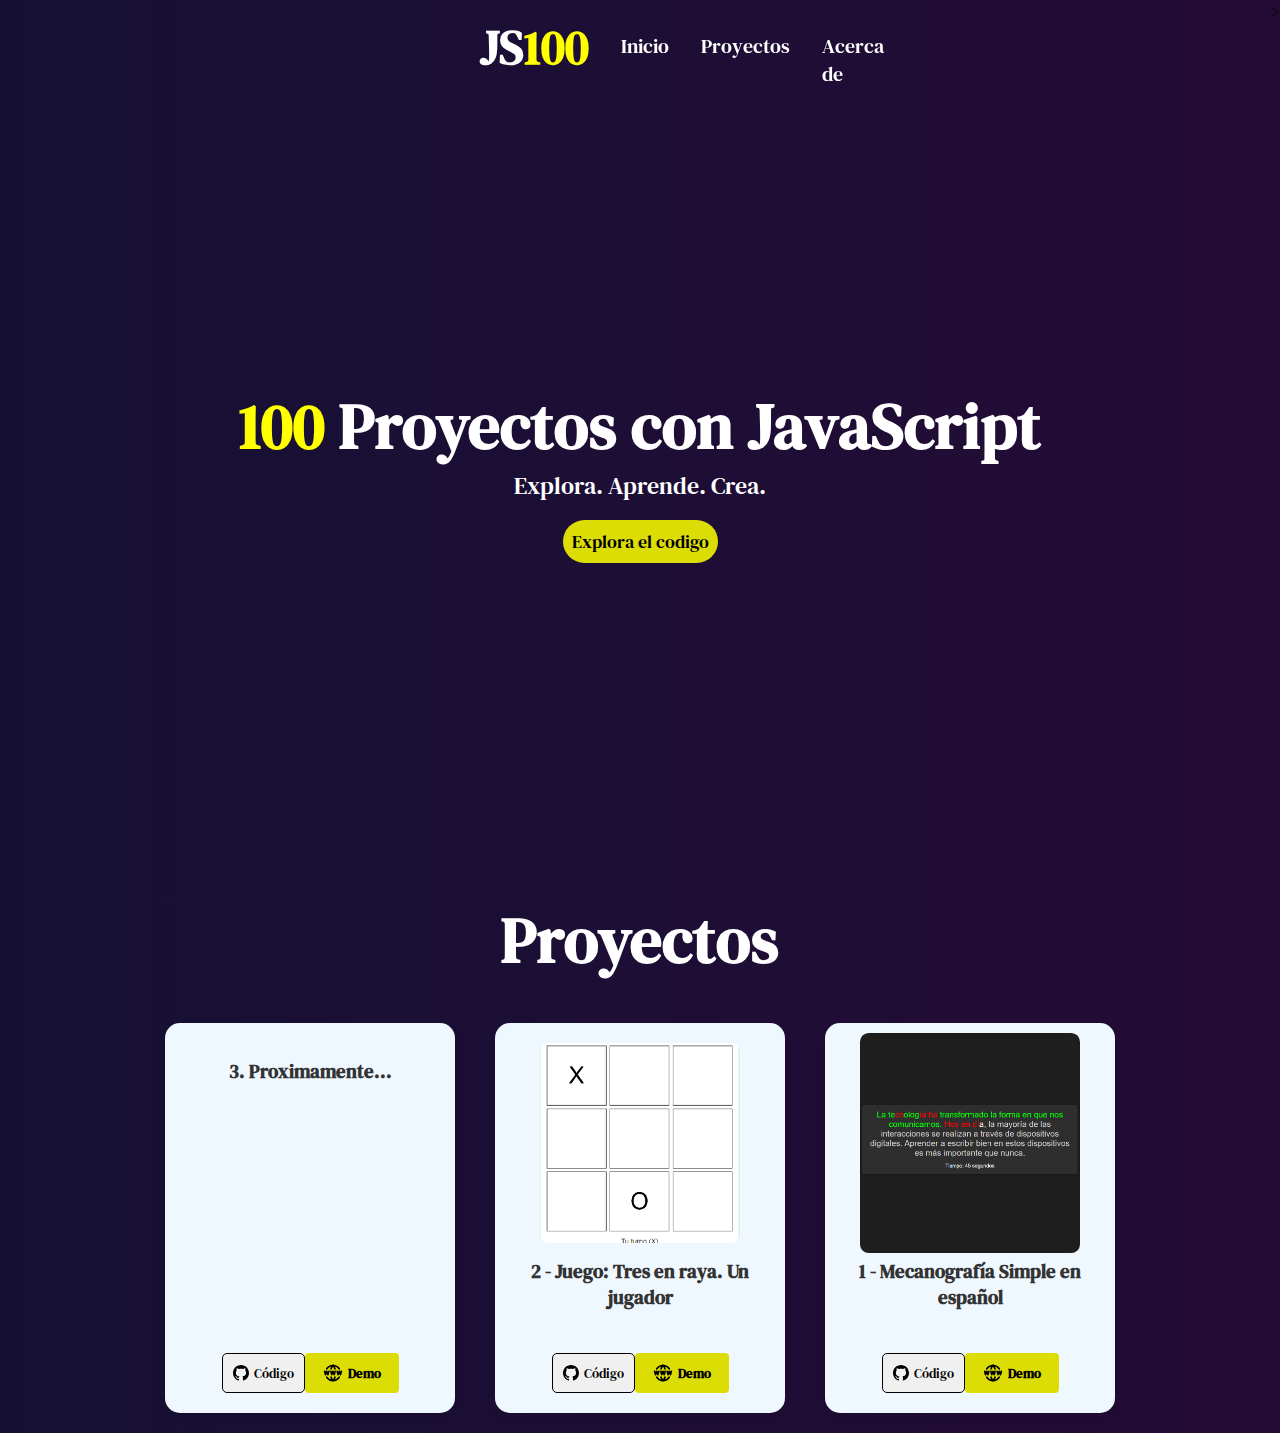
<file: index.html>
<!DOCTYPE html>
<html lang="es">
    <head>
        <meta charset="UTF-8">
        <meta name="viewport" content="width=device-width, initial-scale=1.0">
        <link rel="stylesheet" href="css/style.css">
        <title>100 Proyectos con JavaScript!!</title>
    </head>
    <body>
        <script src="js/main.js"></script>
        <header id="header">
            <div class="container-header">
                <h1 style="color: white;">JS<span style="color: yellow;">100</span></h1>
                <ul>
                    <li><a href="#header">Inicio</a></li>
                    <li><a href="#">Proyectos</a></li>
                    <li><a href="#">Acerca de</a></li>
                </ul>>
            </div>
        </header>
        <main>
            <div class="container-main">
                <h1><span style="color: yellow;">100</span> Proyectos con JavaScript</h1>
                <p>Explora. Aprende. Crea.</p>
                <a href="https://github.com/JoseProgrammer25/100proyectosConJS">Explora el codigo</a>
            </div>

            <h1 class="titulo-projects">Proyectos</h1>
            <div class="container-projects">

                <div class="card">
                    <h3>3. Proximamente...</h3>
                    <div class="buttons">
                        <button class="github-button">
                            <svg xmlns="http://www.w3.org/2000/svg" viewBox="0 0 16 16" fill="currentColor" width="16" height="16">
                                <path d="M8 0C3.58 0 0 3.58 0 8c0 3.54 2.29 6.53 5.47 7.59.4.07.55-.17.55-.38 0-.19-.01-.73-.01-1.43-2.24.49-2.71-1.08-2.71-1.08-.36-.91-.88-1.15-.88-1.15-.72-.49.05-.48.05-.48.8.06 1.22.82 1.22.82.71 1.22 1.86.87 2.31.66.07-.52.28-.87.51-1.07-1.78-.2-3.65-.89-3.65-3.95 0-.87.31-1.58.82-2.14-.08-.2-.36-1.02.08-2.12 0 0 .67-.21 2.2.82.64-.18 1.33-.27 2.01-.27.68 0 1.37.09 2.01.27 1.53-1.03 2.2-.82 2.2-.82.44 1.1.16 1.92.08 2.12.51.56.82 1.27.82 2.14 0 3.06-1.87 3.75-3.65 3.95.29.25.55.74.55 1.49 0 1.07-.01 1.93-.01 2.19 0 .21.15.46.55.38C13.71 14.53 16 11.54 16 8c0-4.42-3.58-8-8-8z"></path>
                            </svg>
                            Código
                        </button>
                        <button class="demo-button">
                            <svg xmlns="http://www.w3.org/2000/svg" viewBox="0 0 24 24" fill="none" stroke="currentColor" stroke-linecap="round" stroke-linejoin="round" width="20" height="20" stroke-width="2" style="margin-right: 5px;">
                                <path d="M19.5 7a9 9 0 0 0 -7.5 -4a8.991 8.991 0 0 0 -7.484 4"></path>
                                <path d="M11.5 3a16.989 16.989 0 0 0 -1.826 4"></path>
                                <path d="M12.5 3a16.989 16.989 0 0 1 1.828 4"></path>
                                <path d="M19.5 17a9 9 0 0 1 -7.5 4a8.991 8.991 0 0 1 -7.484 -4"></path>
                                <path d="M11.5 21a16.989 16.989 0 0 1 -1.826 -4"></path>
                                <path d="M12.5 21a16.989 16.989 0 0 0 1.828 -4"></path>
                                <path d="M2 10l1 4l1.5 -4l1.5 4l1 -4"></path>
                                <path d="M17 10l1 4l1.5 -4l1.5 4l1 -4"></path>
                                <path d="M9.5 10l1 4l1.5 -4l1.5 4l1 -4"></path>
                            </svg>
                            Demo
                        </button>
                    </div>
                </div>

                <!-- Introducir mas si es necesario -->

                <div class="card">
                    <img src="imgs/3_en_raya.png" alt="Proyecto 2" class="project-image">
                    <h3>2 - Juego: Tres en raya. Un jugador</h3>
                    <div class="buttons">
                        <button class="github-button" onclick="window.open('https://github.com/JoseProgrammer25/100proyectosConJS', '_blank')">
                            <svg xmlns="http://www.w3.org/2000/svg" viewBox="0 0 16 16" fill="currentColor" width="16" height="16">
                                <path d="M8 0C3.58 0 0 3.58 0 8c0 3.54 2.29 6.53 5.47 7.59.4.07.55-.17.55-.38 0-.19-.01-.73-.01-1.43-2.24.49-2.71-1.08-2.71-1.08-.36-.91-.88-1.15-.88-1.15-.72-.49.05-.48.05-.48.8.06 1.22.82 1.22.82.71 1.22 1.86.87 2.31.66.07-.52.28-.87.51-1.07-1.78-.2-3.65-.89-3.65-3.95 0-.87.31-1.58.82-2.14-.08-.2-.36-1.02.08-2.12 0 0 .67-.21 2.2.82.64-.18 1.33-.27 2.01-.27.68 0 1.37.09 2.01.27 1.53-1.03 2.2-.82 2.2-.82.44 1.1.16 1.92.08 2.12.51.56.82 1.27.82 2.14 0 3.06-1.87 3.75-3.65 3.95.29.25.55.74.55 1.49 0 1.07-.01 1.93-.01 2.19 0 .21.15.46.55.38C13.71 14.53 16 11.54 16 8c0-4.42-3.58-8-8-8z"></path>
                            </svg>
                            Código
                        </button>
                        <button class="demo-button" onclick="window.open('2 - Tres en raya/index.html', '_blank')">
                            <svg xmlns="http://www.w3.org/2000/svg" viewBox="0 0 24 24" fill="none" stroke="currentColor" stroke-linecap="round" stroke-linejoin="round" width="20" height="20" stroke-width="2" style="margin-right: 5px;">
                                <path d="M19.5 7a9 9 0 0 0 -7.5 -4a8.991 8.991 0 0 0 -7.484 4"></path>
                                <path d="M11.5 3a16.989 16.989 0 0 0 -1.826 4"></path>
                                <path d="M12.5 3a16.989 16.989 0 0 1 1.828 4"></path>
                                <path d="M19.5 17a9 9 0 0 1 -7.5 4a8.991 8.991 0 0 1 -7.484 -4"></path>
                                <path d="M11.5 21a16.989 16.989 0 0 1 -1.826 -4"></path>
                                <path d="M12.5 21a16.989 16.989 0 0 0 1.828 -4"></path>
                                <path d="M2 10l1 4l1.5 -4l1.5 4l1 -4"></path>
                                <path d="M17 10l1 4l1.5 -4l1.5 4l1 -4"></path>
                                <path d="M9.5 10l1 4l1.5 -4l1.5 4l1 -4"></path>
                            </svg>
                            Demo
                        </button>
                    </div>
                </div>
                
                <div class="card">
                    <img src="imgs/mecanografia.png" alt="Proyecto 1" class="project-image project-image-mecanografia">
                    <h3>1 - Mecanografía Simple en español</h3>
                    <div class="buttons">
                        <button class="github-button" onclick="window.open('https://github.com/JoseProgrammer25/100proyectosConJS', '_blank')">
                            <svg xmlns="http://www.w3.org/2000/svg" viewBox="0 0 16 16" fill="currentColor" width="16" height="16">
                                <path d="M8 0C3.58 0 0 3.58 0 8c0 3.54 2.29 6.53 5.47 7.59.4.07.55-.17.55-.38 0-.19-.01-.73-.01-1.43-2.24.49-2.71-1.08-2.71-1.08-.36-.91-.88-1.15-.88-1.15-.72-.49.05-.48.05-.48.8.06 1.22.82 1.22.82.71 1.22 1.86.87 2.31.66.07-.52.28-.87.51-1.07-1.78-.2-3.65-.89-3.65-3.95 0-.87.31-1.58.82-2.14-.08-.2-.36-1.02.08-2.12 0 0 .67-.21 2.2.82.64-.18 1.33-.27 2.01-.27.68 0 1.37.09 2.01.27 1.53-1.03 2.2-.82 2.2-.82.44 1.1.16 1.92.08 2.12.51.56.82 1.27.82 2.14 0 3.06-1.87 3.75-3.65 3.95.29.25.55.74.55 1.49 0 1.07-.01 1.93-.01 2.19 0 .21.15.46.55.38C13.71 14.53 16 11.54 16 8c0-4.42-3.58-8-8-8z"></path>
                            </svg>
                            Código
                        </button>
                        <button class="demo-button" onclick="window.open('1 - Mecanografia/index.html', '_blank')">
                            <svg xmlns="http://www.w3.org/2000/svg" viewBox="0 0 24 24" fill="none" stroke="currentColor" stroke-linecap="round" stroke-linejoin="round" width="20" height="20" stroke-width="2" style="margin-right: 5px;">
                                <path d="M19.5 7a9 9 0 0 0 -7.5 -4a8.991 8.991 0 0 0 -7.484 4"></path>
                                <path d="M11.5 3a16.989 16.989 0 0 0 -1.826 4"></path>
                                <path d="M12.5 3a16.989 16.989 0 0 1 1.828 4"></path>
                                <path d="M19.5 17a9 9 0 0 1 -7.5 4a8.991 8.991 0 0 1 -7.484 -4"></path>
                                <path d="M11.5 21a16.989 16.989 0 0 1 -1.826 -4"></path>
                                <path d="M12.5 21a16.989 16.989 0 0 0 1.828 -4"></path>
                                <path d="M2 10l1 4l1.5 -4l1.5 4l1 -4"></path>
                                <path d="M17 10l1 4l1.5 -4l1.5 4l1 -4"></path>
                                <path d="M9.5 10l1 4l1.5 -4l1.5 4l1 -4"></path>
                            </svg>
                            Demo
                        </button>
                    </div>
                </div>    
                </div>
            </div>
        </main>
    </body>
</html>
</file>
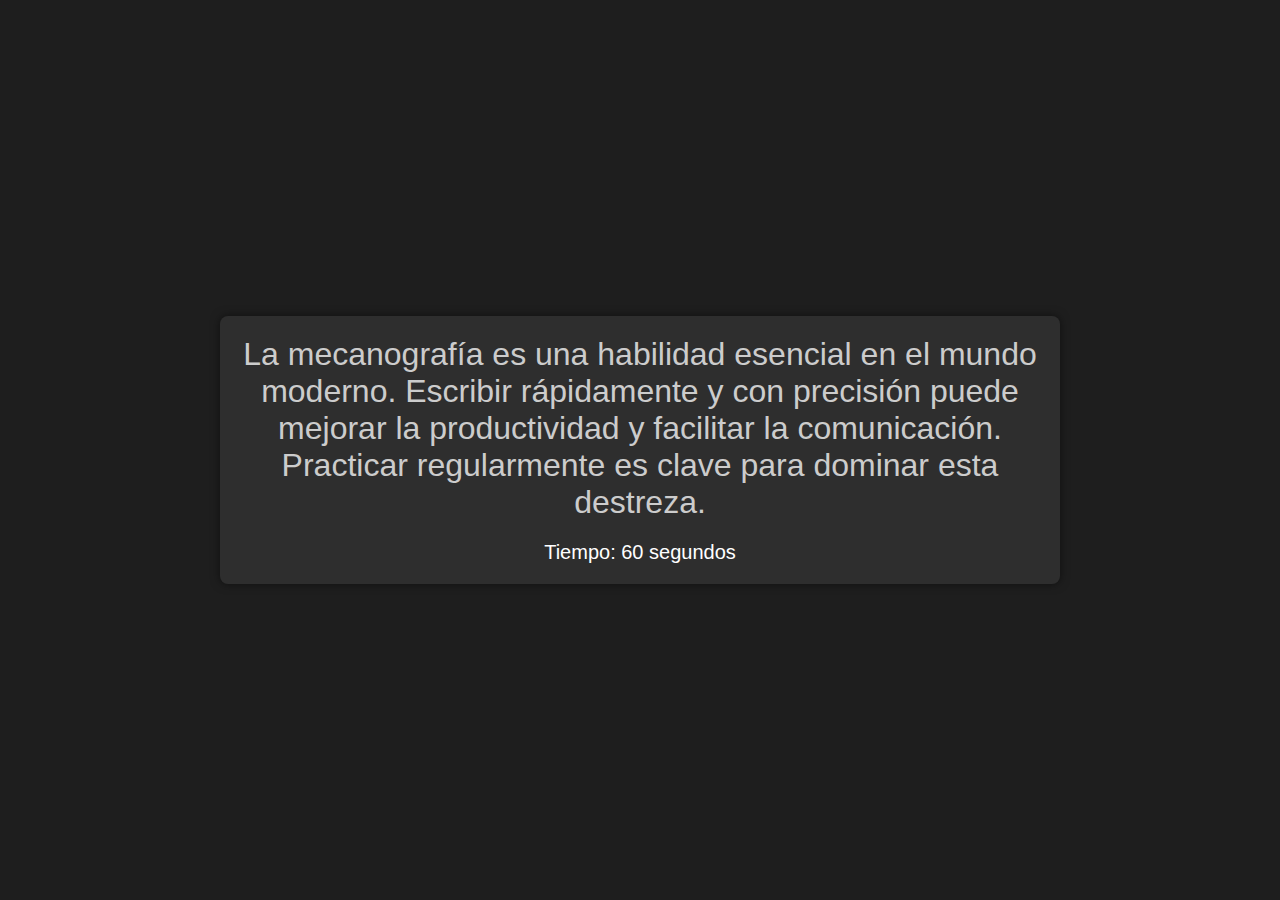
<file: 1 - Mecanografia/index.html>
<!DOCTYPE html>
<html lang="es">
    <head>
        <meta charset="UTF-8">
        <meta name="viewport" content="width=device-width, initial-scale=1.0">
        <title>1-Mecanografia</title>
        <style>
            body { 
                font-family: 'Arial', sans-serif; 
                background-color: #1e1e1e; 
                color: #ffffff; 
                display: flex; 
                justify-content: center; 
                align-items: center; 
                height: 100vh; 
                margin: 0; 
            }
            #container { 
                max-width: 800px;
                padding: 20px; 
                background: #2e2e2e; 
                border-radius: 8px; 
                box-shadow: 0 0 10px rgba(0,0,0,0.5); 
                text-align: center; 
                position: relative; 
            }
            #text-to-type { 
                font-size: 32px; 
                margin-bottom: 20px; 
                min-height: 40px; 
                color: #ccc; /* Color del texto original */
                white-space: pre-wrap; /* Permite saltos de línea */
            }
            #user-input { 
                font-size: 32px; 
                width: 100%; 
                padding: 10px; 
                border: none; /* Sin borde */
                outline: none; 
                background: transparent; 
                color: transparent; /* Oculta el texto escrito */
                caret-color: transparent; /* Oculta el cursor */
                position: absolute; 
                top: 10px; /* Ajusta la posición hacia abajo */
                left: 0; 
                z-index: 1; 
            }
            #result { margin-top: 20px; font-size: 20px; }
            #timer { font-size: 20px; margin-top: 10px; }
            .correct { color: #00ff00; }
            .incorrect { color: #ff0000; }
            .next { color: #ffffff; } /* Color para la siguiente letra */
        </style>
    </head>
    <body>
        <div id="container">
            <div id="text-to-type"></div>
            <input type="text" id="user-input" autofocus />
            <div id="result"></div>
            <div id="timer">Tiempo: <span id="time">60</span> segundos</div>
        </div>

    <script src="script.js"></script>
    </body>
</html>
</file>
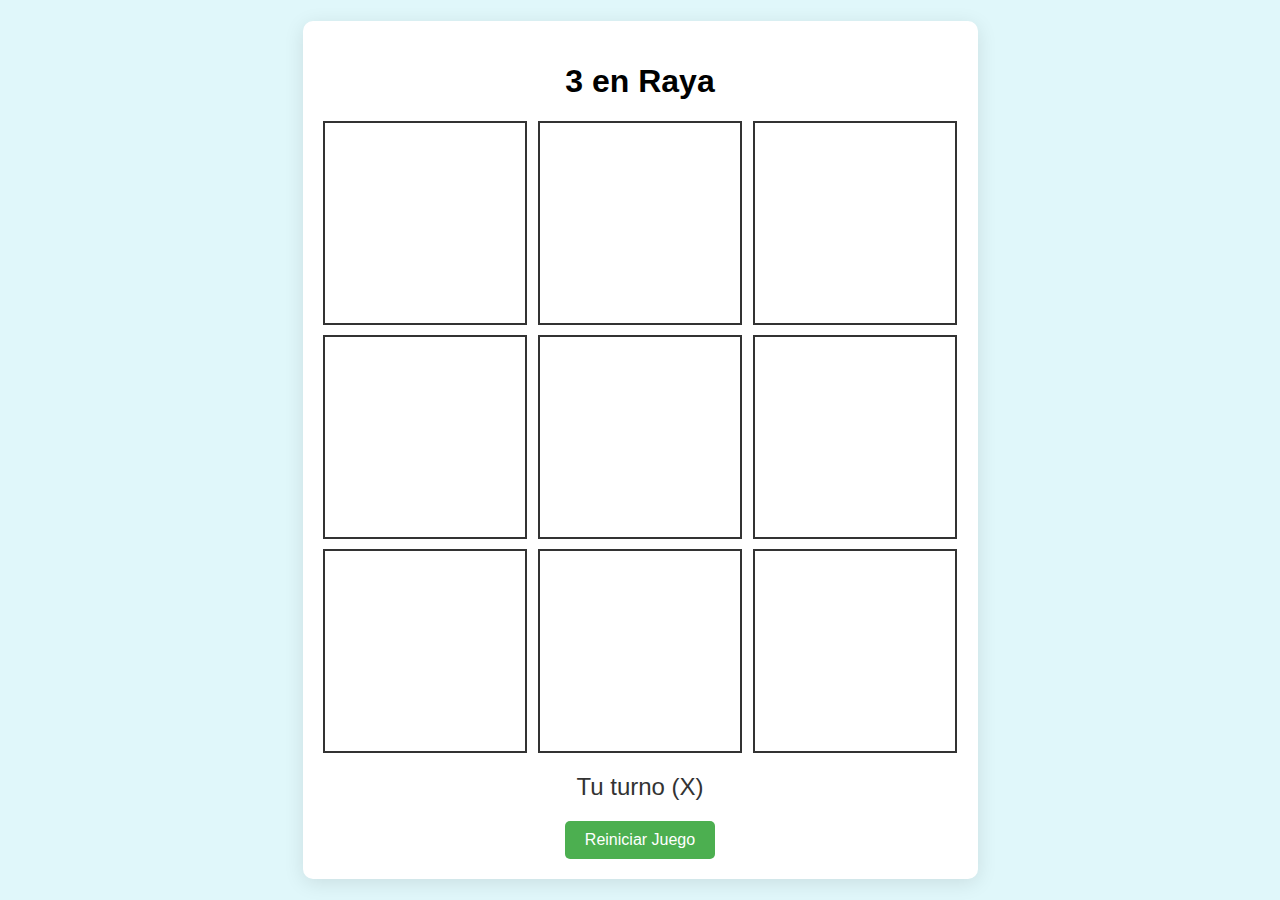
<file: 2 - Tres en raya/index.html>
<!DOCTYPE html>
<html lang="es">
<head>
    <meta charset="UTF-8">
    <meta name="viewport" content="width=device-width, initial-scale=1.0">
    <title>3 en Raya: Humano vs Computadora</title>
    <style>
        body {
            font-family: 'Arial', sans-serif;
            display: flex;
            justify-content: center;
            align-items: center;
            height: 100vh;
            margin: 0;
            background-color: #e0f7fa;
        }
        .container {
            text-align: center;
            background-color: #ffffff;
            border-radius: 10px;
            box-shadow: 0 4px 20px rgba(0, 0, 0, 0.1);
            padding: 20px;
        }
        .board {
            display: grid;
            grid-template-columns: repeat(3, 205px);
            grid-gap: 10px;
            margin-top: 20px;
        }
        .cell {
            width: 200px;
            height: 200px;
            background-color: #ffffff;
            border: 2px solid #333;
            font-size: 5em;
            display: flex;
            justify-content: center;
            align-items: center;
            cursor: pointer;
            transition: background-color 0.3s;
        }
        .cell:hover {
            background-color: #f1f1f1;
        }
        #status {
            margin-top: 20px;
            font-size: 1.5em;
            color: #333;
        }
        #reset {
            margin-top: 20px;
            padding: 10px 20px;
            font-size: 1em;
            cursor: pointer;
            background-color: #4CAF50;
            color: white;
            border: none;
            border-radius: 5px;
            transition: background-color 0.3s;
        }
        #reset:hover {
            background-color: #45a049;
        }
        @keyframes winner-animation {
            0% { transform: scale(1); }
            50% { transform: scale(1.1); }
            100% { transform: scale(1); }
        }
        .winner {
            color: #4CAF50;
            font-weight: bold;
            animation: winner-animation 0.5s ease-in-out infinite;
        }
    </style>
</head>
<body>
    <div class="container">
        <h1>3 en Raya</h1>
        <div class="board" id="board">
            <div class="cell" data-index="0"></div>
            <div class="cell" data-index="1"></div>
            <div class="cell" data-index="2"></div>
            <div class="cell" data-index="3"></div>
            <div class="cell" data-index="4"></div>
            <div class="cell" data-index="5"></div>
            <div class="cell" data-index="6"></div>
            <div class="cell" data-index="7"></div>
            <div class="cell" data-index="8"></div>
        </div>
        <div id="status">Tu turno (X)</div>
        <button id="reset">Reiniciar Juego</button>
    </div>
    <script src="script.js"></script>
</body>
</html>
</file>
<file: css/style.css>
@import url('https://fonts.googleapis.com/css2?family=DM+Serif+Text:ital@0;1&family=Kanit:ital,wght@0,100;0,200;0,300;0,400;0,500;0,600;0,700;0,800;0,900;1,100;1,200;1,300;1,400;1,500;1,600;1,700;1,800;1,900&family=Prompt:ital,wght@0,100;0,200;0,300;0,400;0,500;0,600;0,700;0,800;0,900;1,100;1,200;1,300;1,400;1,500;1,600;1,700;1,800;1,900&display=swap');

* {
    margin: 0;
    padding: 0;
    font-family: "DM Serif Text", serif;
}

html, body {
    height: 100%;
    width: 100%;
    scroll-behavior: smooth;
}

html {
    scroll-behavior: smooth; /* Añade desplazamiento suave */
}

body {
    background: linear-gradient(to right, #161134, #240b36);
    display: flex;
    flex-direction: column;
}

header {
    top: 0;
    right: 0;
    left: 0;
    position: fixed;
    height: 92px;
    width: 100%;
    transition: background-color 0.3s;
}

header.scrolled {
    background-color: rgba(0, 0, 0, 0.5); /* Fondo opaco */
    transition: 0.5s;
}

.container-header {
    display: flex;
    flex-direction: row;
}

.container-header h1 {
    margin-top: 0.3em;
    margin-right: auto;
    margin-left: 10em;
    font-size: 48px;
}

.container-header ul {
    display: flex;
    flex-direction: row;
    list-style: none;
    gap: 2em;
    margin-left: auto;
    margin-right: 22em;
    padding: 2em;
}

.container-header a {
    text-decoration: none;
    color: white;
    font-size: 20px;
    transition: 0.3s;
}

.container-header a:hover {
    color: yellow;
    transition: 0.3s;
}

main {
    margin-top: 92px;
}

.container-main {
    margin-top: 20px;
    display: flex;
    flex-direction: column;
    justify-content: center;
    align-items: center;
    height: calc(100vh - 180px); /* Ajusta la altura para ocupar toda la pantalla menos el header */
    color: white;
}

.container-main h1 {
    text-align: center;
    font-size:64px;
}

.container-main p {
    font-size: 24px;
}

.container-main a {
    background-color: rgb(221, 221, 6);
    padding: 0.5em;
    border-radius: 2em;
    color: black;
    text-decoration: none;
    margin-top: 1em;
    font-size: 18px;
}

.titulo-projects {
    text-align: center;
    font-size: 64px;
    color: white;
    margin-top: 1em;
}

.container-projects {
    display: flex;
    flex-wrap: wrap;
    justify-content: center;
    margin-top: 20px;
}

.card {
    background-color: aliceblue;
    border: none;
    border-radius: 15px;
    width: 250px;
    min-height: 350px; /* Ajusta la altura mínima para mantener uniformidad */
    margin: 20px;
    padding: 20px;
    text-align: center;
    box-shadow: 0 4px 8px rgba(0, 0, 0, 0.1);
    transition: transform 0.3s, box-shadow 0.3s;
    display: flex;
    flex-direction: column;
    align-items: center; /* Centra el contenido horizontalmente */
}

.project-image {
    width: 100%;
    height: 150px;
    object-fit: cover;
    border-radius: 15px 15px 0 0;
    display: block;
    margin: 0 auto; /* Centra la imagen horizontalmente */
}

.card h3 {
    font-size: 1.2em;
    margin: 15px 0;
    color: #333;
    flex-grow: 1; 
}

.buttons {
    display: flex;
    justify-content: space-around;
    margin-top: 10px; 
}

button {
    display: flex;
    align-items: center;
    justify-content: center;
    padding: 10px 20px;
    border: none;
    border-radius: 5px;
    background-color: #007BFF;
    color: white;
    cursor: pointer;
    transition: background-color 0.3s, transform 0.3s;
}

button svg {
    margin-right: 5px;
}

button:hover {
    background-color: #0056b3;
    transform: scale(1.05);
}

button:active {
    transform: scale(0.95);
}

.github-button {
    display: flex;
    align-items: center;
    background-color: #f0f0f0;
    border: 1px solid #000;
    border-radius: 5px;
    padding: 5px 10px;
    color: black;
    cursor: pointer;
    transition: background-color 0.3s;
}

.github-button:hover {
    background-color: #e0e0e0;
}

.github-button svg {
    margin-right: 5px;
}

.container-header {
    position: relative;
}

.tooltip {
    display: inline-block;
    background-color: #f0f0f0;
    color: black;
    padding: 5px 10px;
    border-radius: 5px;
    position: absolute;
    left: 50px;
    top: 50%;
    transform: translateY(-50%);
    white-space: nowrap;
    box-shadow: 0 2px 5px rgba(0, 0, 0, 0.2);
}

.demo-button {
    border: 2px solid rgb(221, 221, 6);
    color: #000;
    background-color: rgb(221, 221, 6);
    padding: 8px 16px;
    border-radius: 4px;
    font-weight: bold;
    cursor: pointer;
    transition: background-color 0.3s, color 0.3s;
}

.demo-button:hover {
    background-color: rgb(235, 235, 3);
    border: 2px solid rgb(180, 180, 3);
    color: black;
}

.project-image {
    width: 200px; 
    height: 200px; 
    object-fit: cover; 
    border-radius: 8px; 
}

.project-image-mecanografia {
    width: 200px; /* Ancho fijo */
    height: 200px; /* Altura fija */
    object-fit: cover; /* Asegura que la imagen se ajuste bien al contenedor */
    border-radius: 8px; /* Bordes redondeados */
    transform: scale(1.1); /* Aumenta el tamaño de la imagen */
    transition: transform 0.3s; /* Transición suave */
}
</file>
